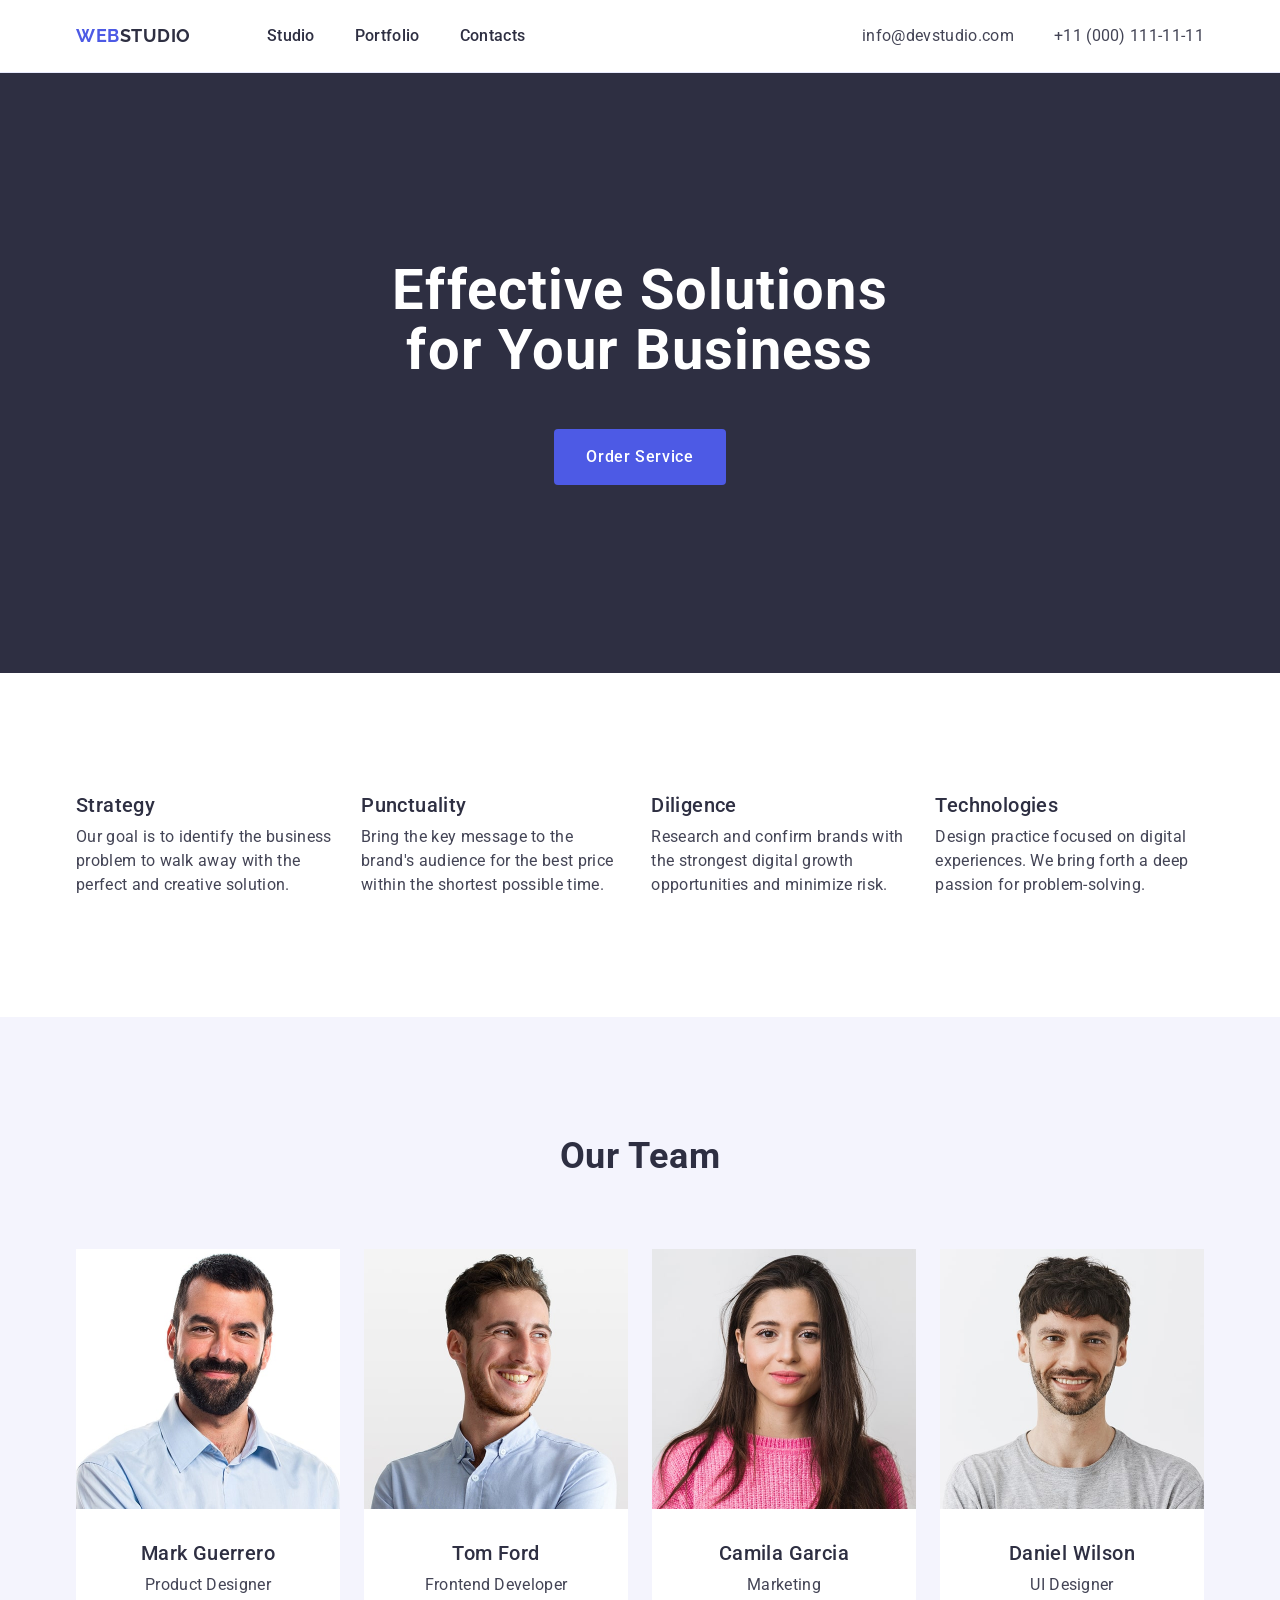
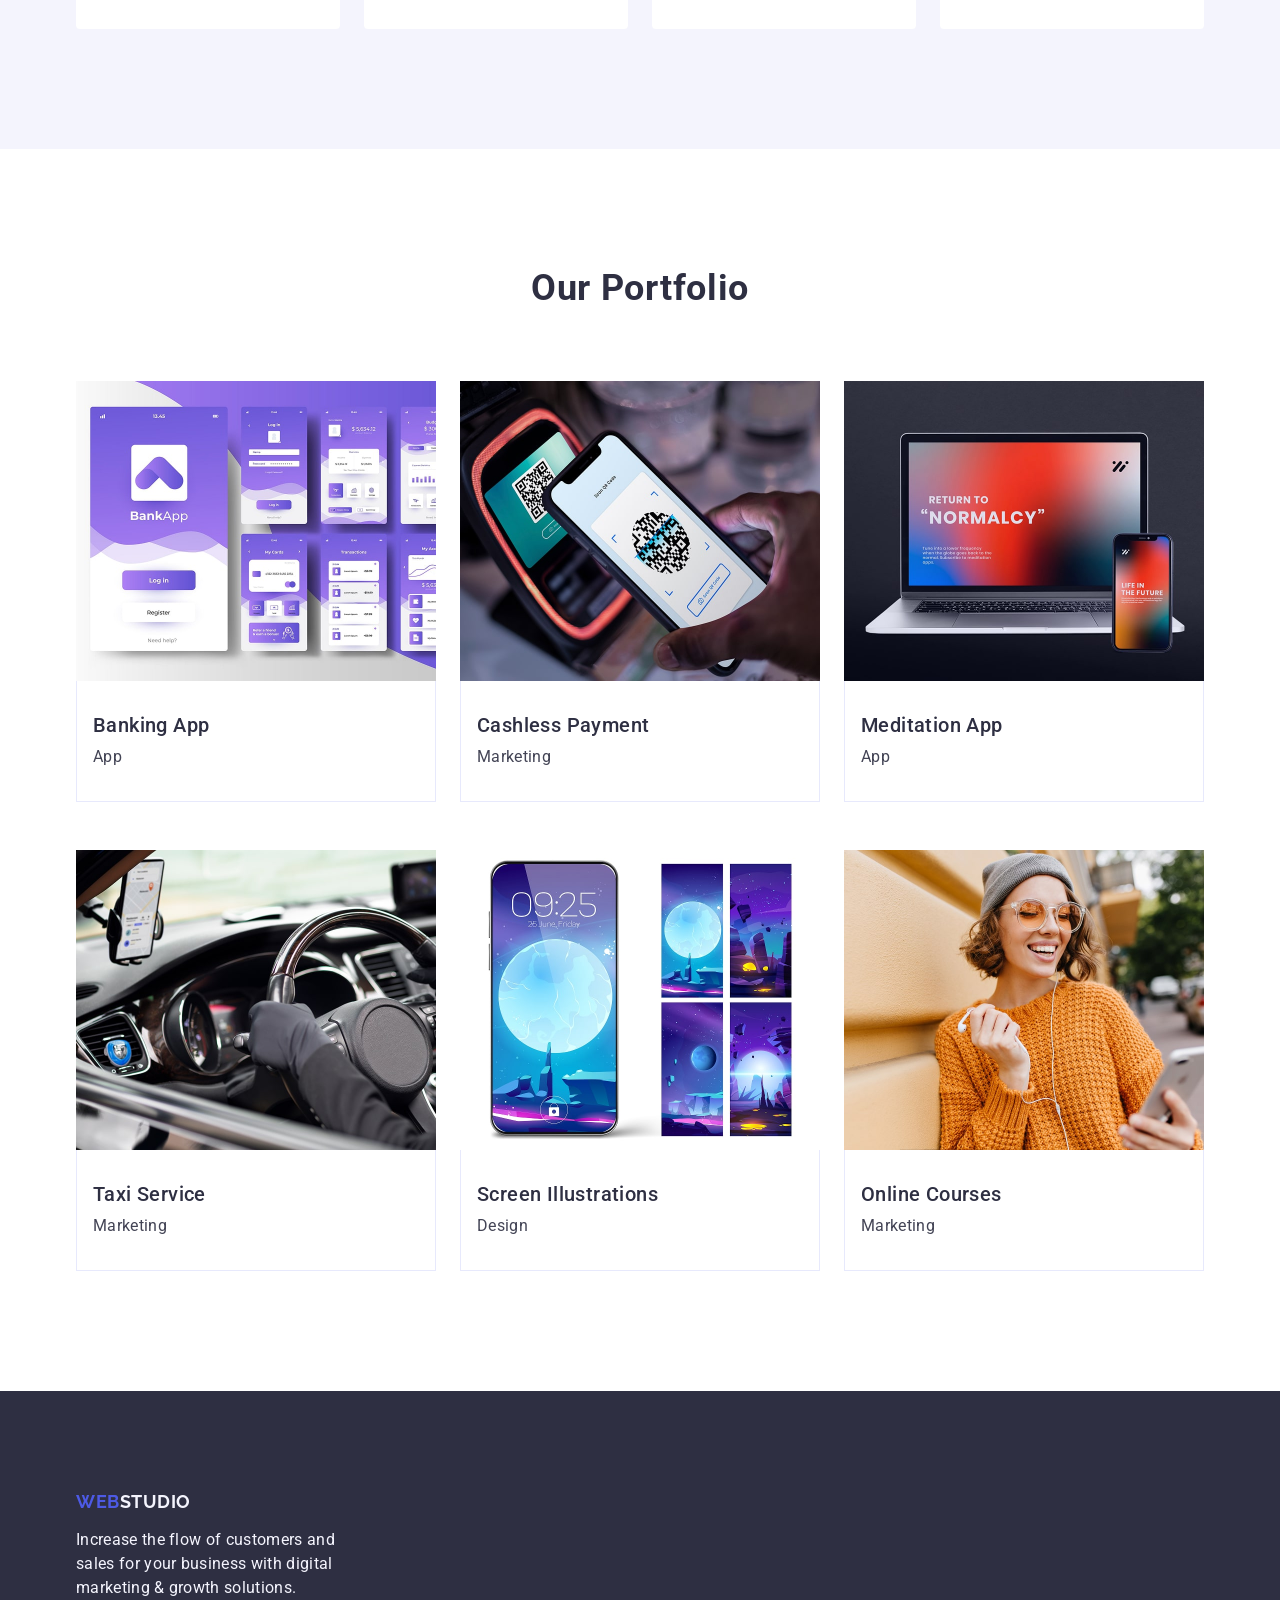
<file: index.html>
<!DOCTYPE html>
<html lang="en">
<head>
    <meta charset="UTF-8">
    <meta name="viewport" content="width=device-width, initial-scale=1.0">
    <title>Document</title>
    <link rel="stylesheet" href="https://cdnjs.cloudflare.com/ajax/libs/modern-normalize/3.0.1/modern-normalize.min.css" integrity="sha512-q6WgHqiHlKyOqslT/lgBgodhd03Wp4BEqKeW6nNtlOY4quzyG3VoQKFrieaCeSnuVseNKRGpGeDU3qPmabCANg==" crossorigin="anonymous" referrerpolicy="no-referrer" />
    <link rel="preconnect" href="https://fonts.googleapis.com">
    <link rel="preconnect" href="https://fonts.gstatic.com" crossorigin>
    <link href="https://fonts.googleapis.com/css2?family=Raleway:wght@700&family=Roboto:wght@100..900&display=swap" rel="stylesheet">
    <link rel="stylesheet" href="./css/styles.css">
</head>
<body>
   <header class="page-header">
    <div class="container header-container">
        <nav class="header-nav">
            <a class="logo header-logo" href="./index.html">Web<span class="logo-part">Studio</span></a>
            <ul class="nav-list">
                <li class="nav-item">
                    <a class="nav-link" href="./index.html">Studio</a>
                </li>
                <li class="nav-item">
                    <a class="nav-link" href="">Portfolio</a>
                </li>
                <li class="nav-item">
                    <a class="nav-link" href="">Contacts</a>
                </li>
            </ul>
        </nav>
    <address class="contacts">
    <ul class="contacts-list">
        <li class="contacts-item">
           <a class="contacts-link" href="mailto:info@devstudio.com"> info@devstudio.com</a>
        </li>
        <li class="contacts-item">
            <a class="contacts-link" href="tel:+110001111111">+11 (000) 111-11-11</a>
        </li>
    </ul>
</address>
</div>
   </header> 
   <main>

    <section class="hero-banner" id="hero-banner">
    <div class="container">
            <h1 class="hero-title">Effective Solutions for Your Business</h1>
            <button class="hero-button" type="button">Order Service</button>
            </div>
    </section>
<section class="benefits" id="benefits">
    <div class="container">
        <h2 class="visually-hidden">none</h2> 
            <ul class="benefits-list">
                <li class="benefits-list-item">
                <h3 class="benefits-title">Strategy</h3>
                    <p class="benefits-list-item-text">Our goal is to identify the business problem to walk away with the perfect and creative solution.</p>
                </li>
                <li class="benefits-list-item">
                <h3 class="benefits-title">Punctuality</h3>
                    <p class="benefits-list-item-text">Bring the key message to the brand's audience for the best price within the shortest possible time.</p>
                </li>
                <li class="benefits-list-item">
                    <h3 class="benefits-title">Diligence</h3>
                <p class="benefits-list-item-text">Research and confirm brands with the strongest digital growth opportunities and minimize risk.</p>
                </li>
                <li class="benefits-list-item">
                    <h3 class="benefits-title">Technologies</h3>
                    <p class="benefits-list-item-text">Design practice focused on digital experiences. We bring forth a deep passion for problem-solving.</p>
                </li>
                    </ul>
                </div>
    </section>
    <section class="team" id="ourteam">
        <div class="container">
            <h2 class="team-title">Our Team</h2>
            <ul class="team-list">
                <li class="team-list-item">
                    <img src="./images/markguerrero.jpg" alt="Marck Guerrero"  width="264" height="260">
                    <div class="team-content">
                        <h3 class="team-name-title">Mark Guerrero</h3>
                    <p class="team-text">Product Designer</p>
                </div>
                </li>
                <li class="team-list-item">
            
                    <img src="./images/tomford.jpg" alt="Tom Ford" width="264" height="260">
                    <div class="team-content">
                        <h3 class="team-name-title">Tom Ford</h3>
                    
                    <p class="team-text">Frontend Developer</p>
                    </div>
                </li>
                <li class="team-list-item">
                    <img src="./images/camilagarcia.jpg" alt="Camila Garcia" width="264" height="260">
                    <div class="team-content">
                        <h3 class="team-name-title">Camila Garcia</h3>
                        <p class="team-text">Marketing</p>
                    </div>
                </li>
                <li class="team-list-item">
                    <img src="./images/danielwilson.jpg" alt="Daniel Wilson" width="264" height="260">
                    <div class="team-content"><h3 class="team-name-title">Daniel Wilson</h3>
                    <p class="team-text">UI Designer</p>
                    </div>
                </li>
            </ul>
            </div>
    </section>    
    <section class="ourportfolio" id="ourportfolio">
        <div class="container">
            <h2 class="ourportfolio-title">Our Portfolio</h2>
            <ul class="ourportfolio-list">
                <li  class="ourportfolio-list-item">
                    <img src="./images/bankapp.jpg" alt="Banking App" width="360" height="300">
                    <div class="ourportfolio-content">
                        <h3 class="ourportfolio-list-item-title">Banking App</h3>
                        <p  class="ourportfolio-list-item-text">App</p>
                    </div>
                </li>
                <li class="ourportfolio-list-item">
                    <img src="./images/terminal.jpg" alt="Terminal" width="360" height="300">
                <div class="ourportfolio-content">
                    <h3 class="ourportfolio-list-item-title">Cashless Payment</h3>
                        <p class="ourportfolio-list-item-text">Marketing</p>
                </div>
                </li>
                <li class="ourportfolio-list-item">
                    <img src="./images/laptop.jpg" alt="Laptop" width="360" height="300">
                    <div class="ourportfolio-content">
                        <h3 class="ourportfolio-list-item-title">Meditation App</h3>
                        <p class="ourportfolio-list-item-text">App</p>
                    </div>
                </li>
                <li class="ourportfolio-list-item">
                    <img src="./images/gps.jpg" alt="gps" width="360" height="300">
                    <div class="ourportfolio-content">
                        <h3 class="ourportfolio-list-item-title">Taxi Service</h3>
                        <p class="ourportfolio-list-item-text">Marketing</p>
                    </div>
                </li>
                <li class="ourportfolio-list-item">
                    <img src="./images/mobile.jpg" alt="Mobile" width="360" height="300">
                    <div class="ourportfolio-content">
                        <h3 class="ourportfolio-list-item-title">Screen Illustrations</h3>
                        <p class="ourportfolio-list-item-text">Design</p>
                    </div>
                </li>
                <li class="ourportfolio-list-item">
                    <img src="./images/yellow.jpg" alt="Girl in yellow" width="360" height="300">
                    <div class="ourportfolio-content">
                        <h3 class="ourportfolio-list-item-title">Online Courses</h3>
                        <p class="ourportfolio-list-item-text">Marketing</p>
                    </div>
                </li>
            </ul>
            </div>
    </section>
   </main>
   <footer class="page-footer">
<div class="container">
    <a class="logo footer-logo" href="./index.html">Web<span class="logo-part">Studio</span></a>
    <p class="footer-text">Increase the flow of customers and sales for your business with digital marketing & growth solutions.</p>
</div>
   </footer>
</body>
</html>
</file>
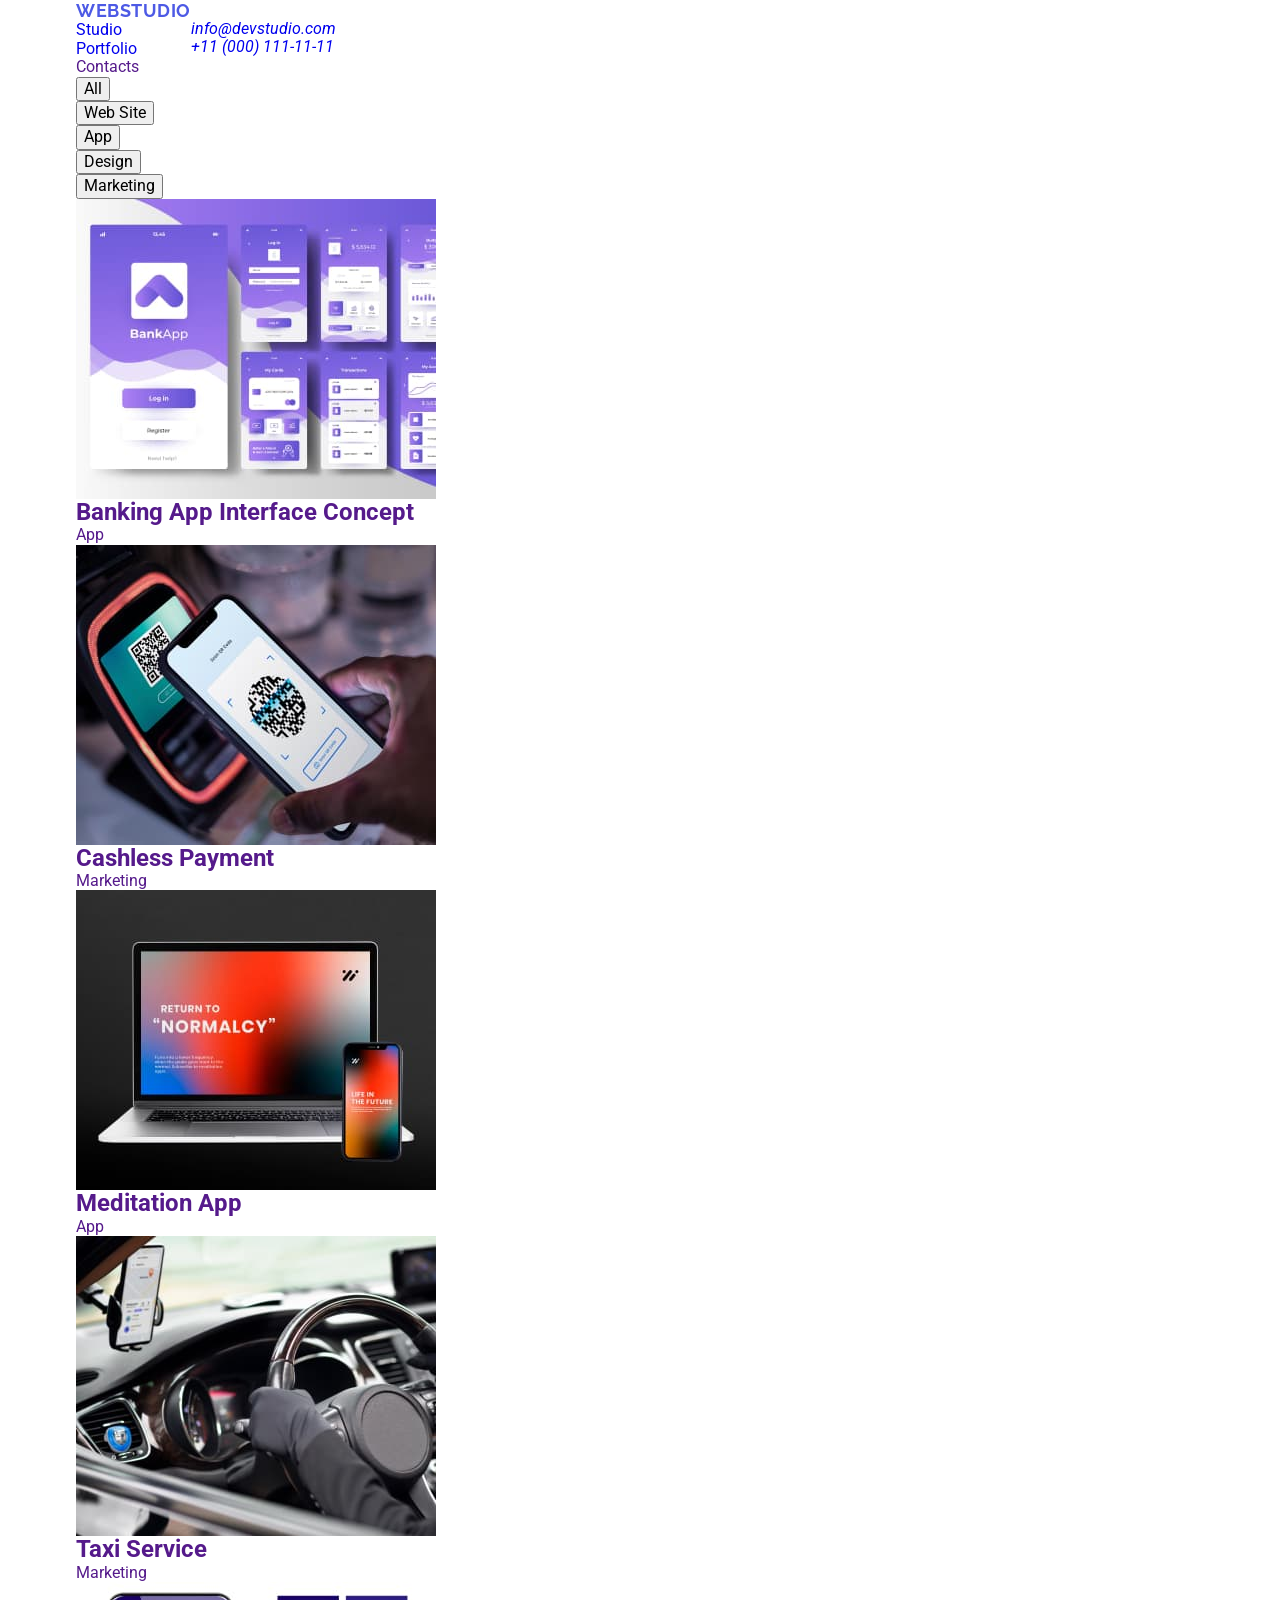
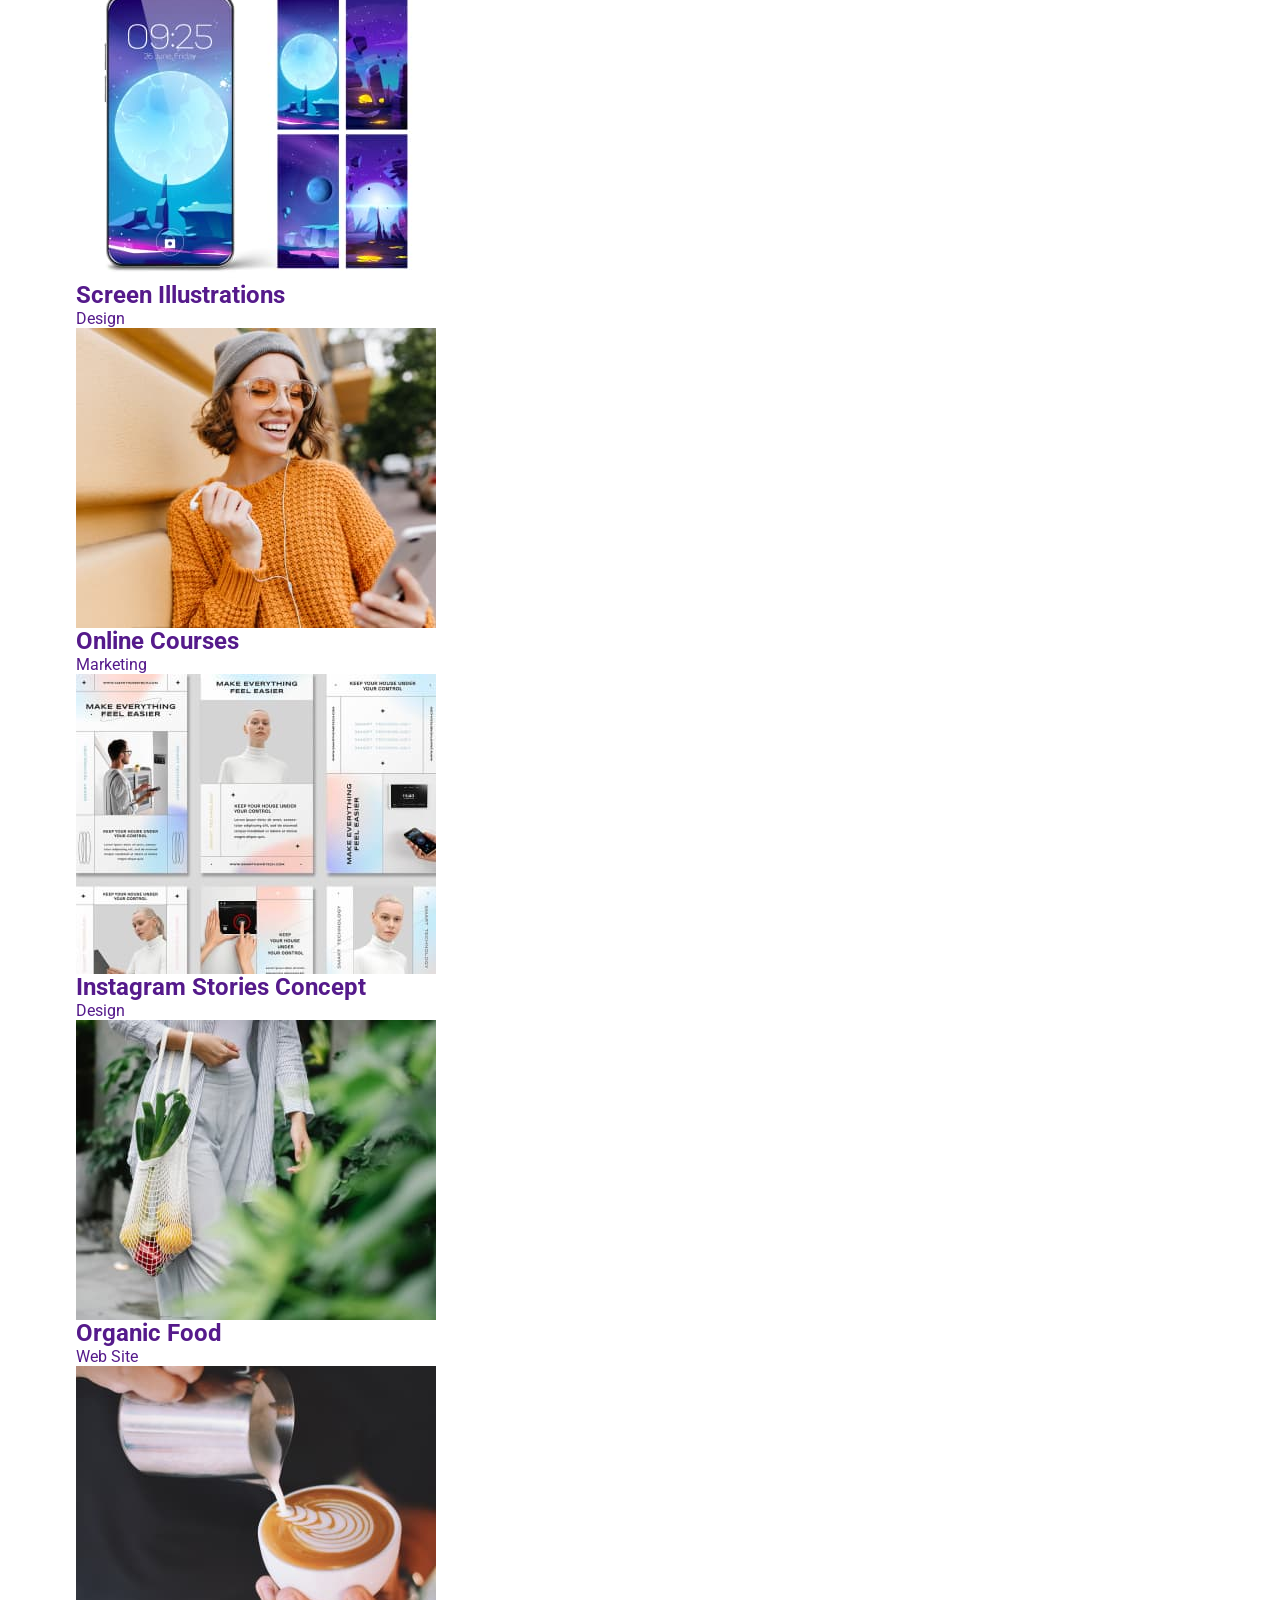
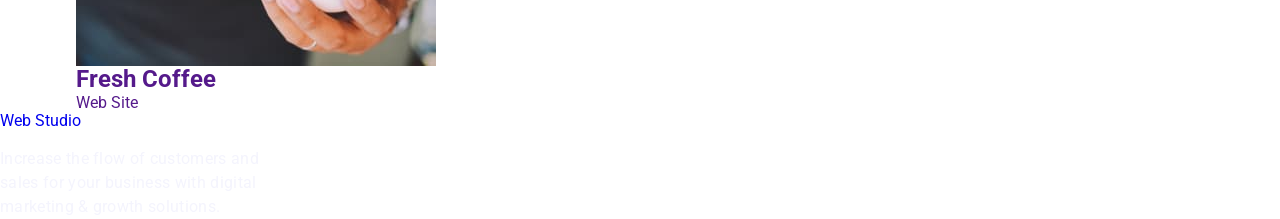
<file: portfolio.html>
<!DOCTYPE html>
<html lang="en">
  <head>
    <meta charset="UTF-8" />
    <meta name="viewport" content="width=, initial-scale=1.0" />
    <title>Portfolio</title>
    <link rel="preconnect" href="https://fonts.googleapis.com">
<link rel="preconnect" href="https://fonts.gstatic.com" crossorigin>
<link rel="preconnect" href="https://fonts.googleapis.com">
<link rel="preconnect" href="https://fonts.gstatic.com" crossorigin>
<link href="https://fonts.googleapis.com/css2?family=Raleway:wght@800&family=Roboto:wght@400;500;700;900&display=swap" rel="stylesheet">
<link rel="stylesheet" href="https://cdnjs.cloudflare.com/ajax/libs/modern-normalize/2.0.0/modern-normalize.min.css">
<link rel="stylesheet" href="./css/styles.css" />  

  </head>
  <body>

    <!---header section-->
    <header class="header">
      <div class="container header-container">
      <nav class="nav">
        <a class="logo link" href="./index.html">Web<span class="logo-span">Studio  </span> </a>

        <ul class="naw-list list"> 
        <li class="naw-element"> 
          <a class="naw-item link" href="./index.html">Studio</a>
         </li>
          <li class="naw-element">
            <a class="naw-item link" href="./portfolio.html">Portfolio</a>
          </li>
          <li class="naw-element">
           <a  class="naw-item link" href="">Contacts</a>
          </li>
        </ul>
      </nav>

      <address class="adress">
        <ul class="adress-list list">
          <li class="adress-element"><a class="adress-item link"  href="mailto:info@devstudio.com">info@devstudio.com</a></li>
          <li class="adress-element"><a class="adress-item link" href="tel:+110001111111">+11 (000) 111-11-11</a></li>
        </ul>
      </address>
    </div>
    </header>
    <main class="main">
    
    <section class="filter">
      <div class="container">
      <h1 class="visually-hidden">portfolio</h1>
        <ul class="filter-list list">

           <li  class="filter-item">
            <button class="filter-button" type="button"> All </button>
           </li>

           <li class="filter-item">
            <button class="filter-button" type="button">Web Site</button>
           </li>

           <li  class="filter-item">
            <button class="filter-button" type="button">App</button> 
          </li>

           <li  class="filter-item">
            <button class="filter-button" type="button">Design</button>
           </li>

           <li  class="filter-item">
            <button  class="filter-button" type="button">Marketing</button>
           </li>

        </ul>

    <ul class="galery-list list">
      <li class="galery-item">
        <a class="galery-link link" href="">
          <img 
          class="galery-image"
          src="./images/meny.jpg"
          width="360"
          alt="Banking App Interface Concept"/> 
          <div class="container-galery">
        <h2 class="galery-title">Banking App Interface Concept</h2>
         <p class="galery-text">App</p>
        </div>
        </a>
      </li>
   
      <li class="galery-item">
       <a class="galery-link link" href="">
        <img 
        class="galery-image"
        src="./images/tel.jpg"
        width="360"
        alt="Cashless Payment"/> 
        <div class="container-galery">
        <h2 class="galery-title">Cashless Payment</h2>
         <p class="galery-text"> Marketing</p>
        </div>
        </a>
      </li>
   
      <li class="galery-item">
        <a class="galery-link link" href="">
          <img class="galery-image"
          src="./images/notered.jpg"
          width="360"
          alt="Meditation App"/>
          <div class="container-galery">
        <h2 class="galery-title">Meditation App</h2>
         <p class="galery-text">App</p>
         </div>
        </a>
      </li>
  
      <li class="galery-item">
        <a class="galery-link link" href=""><img class="galery-image"
          src="./images/car.jpg"
          width="360"
          alt="Taxi Service"/>
          <div class="container-galery">
        <h2 class="galery-title">Taxi Service</h2>
         <p class="galery-text">Marketing</p>
         </div>
        </a>
      </li>
    
      <li class="galery-item">
        <a class="galery-link link" href=""><img class="galery-image"
          src="./images/moon.jpg"
          width="360"
          alt="Screen Illustrations"/>
          <div class="container-galery">
        <h2 class="galery-title">Screen Illustrations</h2>
         <p class="galery-text">Design</p>
         </div>
        </a>
      </li>

      <li class="galery-item">
       <a class="galery-link link" href=""><img class="galery-image"
        src="./images/girl.jpg"
        width="360"
        alt="Online Courses"/> 
        <div class="container-galery">
        <h2 class="galery-title">Online Courses</h2>
         <p class="galery-text">Marketing</p>
         </div>
        </a>
        </li>

        <li class="galery-item">
          <a class="galery-link link" href=""><img class="galery-image"  
            src="./images/card.jpg"
            width="360"
            alt=" Instagram Stories Concept"/>
            <div class="container-galery">
          <h2 class="galery-title"> Instagram Stories Concept</h2>
           <p class="galery-text">Design</p>
           </div>
          </a>
        </li>
     
      <li class="galery-item">
        <a class="galery-link link" href=""><img class="galery-image"  
          src="./images/fruit.jpg"
          width="360"
          alt="Organic Food"/>
          <div class="container-galery">
        <h2 class="galery-title">Organic Food</h2>
         <p class="galery-text">Web Site</p>
         </div>
        </a>
      </li>
   
      <li class="galery-item">
        <a class="galery-link link" href=""><img class="galery-image" 
          src="./images/cofee.jpg"
          width="360"
          alt="Fresh Coffee"/>
          <div class="container-galery">
        <h2 class="galery-title">Fresh Coffee</h2>
         <p class="galery-text">Web Site</p>
         </div>
        </a>
      </li>
    

    </ul>
  </div>
  </section>

    </main>
       <!--footer section-->
       <footer class="footer">
        <a class="footer-logo link" href="./index.html">Web <span class="logo-span">Studio  </span> </a>
        
        <p class="footer-text" >
          Increase the flow of customers and sales for your business with digital
          marketing & growth solutions.
        </p>
      </footer>
    </body>
  </html>
</file>
<file: css/styles.css>
body {
    font-family: "Roboto", sans-serif;
    color: #434455;
    background-color: #fff;
}

ul, ol {
    list-style-type: none;
}

a {
    text-decoration: none;
}
p, ul, ol, h1, h2, h3, h4, h5, h6 {
    margin: 0;
    padding: 0;
}
img {
  display: block;
}
.container {
    width: 1158px;
    padding: 0 15px;
    margin: 0 auto;
}
/* logo */
.logo {
font-family: "Raleway", sans-serif;
font-weight: 700;
font-size: 18px;
line-height: 1.17;
letter-spacing: 0.03em;
text-transform: uppercase;
color: #4d5ae5;
}
.header-logo {
   padding: 24px 0;
   margin-right: 76px; 
}
/* header */
.header-logo .logo-part {
    color: #2e2f42;
}
.page-header {
border-bottom: 1px solid #e7e9fc;
}
.header-container {
    display: flex;
    align-items: center;
}
.header-nav {
    display: flex;
    align-items: center;
}

/* nav */
.nav-link {
font-weight: 500;
font-size: 16px;
line-height: 1.5;
letter-spacing: 0.02em;
color: #2e2f42;
padding: 24px 0;
display: block;
}
.nav-list {
    display: flex;
    align-items: center;
    gap: 40px;
}

.contacts {
    font-style: normal;
    margin-left: auto;
}

.contacts-link {
font-size: 16px;
line-height: 1.5;
letter-spacing: 0.02em;
color: #434455;
padding: 24px 0;
display: block;
}

.contacts-link:hover,
.contacts-link:focus,
.nav-link:hover,
.nav-link:focus {
    color: #404bbf;
}
.contacts-list {
display: flex;
align-items: center;
gap: 40px;
}

/* hero */

.hero-banner {
background-color: #2e2f42;
padding: 188px 0;
}
.hero-title {
font-weight: 700;
font-size: 56px;
line-height: 1.07;
letter-spacing: 0.02em;
text-align: center;
color: #fff;
display: flex;
align-items: center;
margin: 0 auto;
max-width: 496px;
}
.hero-button {
background-color: #4D5AE5;
font-weight: 500;
font-size: 16px;
line-height: 1.5;
letter-spacing: 0.04em;
color: #fff;
cursor: pointer;
margin-top: 48px;
display: block;
align-items: center;
margin-left: auto;
margin-right: auto;
padding: 16px 32px;
min-width: 169px;
height: 56px;
border: none;
border-radius: 4px;

}
.hero-button:hover,
.hero-button:focus {
    background-color: #404BBF
}

/* benefits */
.visually-hidden {
  position: absolute;
  width: 1px;
  height: 1px;
  margin: -1px;
  border: 0;
  padding: 0;
  white-space: nowrap;
  clip-path: inset(100%);
  clip: rect(0, 0, 0, 0);
  overflow: hidden;
}

.benefits {
padding: 120px 0;
}

.benefits-list {
    display: flex;
    align-items: center;
    gap: 24px;

}

.benefits-list-item {
width: calc((100%-72px)/4);
}

.benefits-title {
font-weight: 500;
font-size: 20px;
line-height: 1.2;
letter-spacing: 0.02em;
color: #2e2f42;
margin-bottom: 8px;
}
.benefits-list-item-text {
font-weight: 400;
font-size: 16px;
line-height: 1.5;
letter-spacing: 0.02em;
color: #434455;
}

/* team */
.team {
background-color: #F4F4FD;
padding: 120px 0;
}
.team-title {
font-size: 36px;
line-height: 1.11;
letter-spacing: 0.02em;
text-align: center;
color: #2e2f42;
 text-transform: capitalize;
 margin-bottom: 72px;
}
.team-list {
display: flex;
align-items: center;
gap: 24px;
}
.team-list-item {
background-color: #FFFFFF;
width: calc((100%-72px)/4);
border-radius: 0 0 4px 4px;
}
.team-content {
    padding: 32px 0;
}
.team-name-title {
font-weight: 500;
font-size: 20px;
line-height: 1.2;
letter-spacing: 0.02em;
text-align: center;
color: #2e2f42;
margin-bottom: 8px
}
.team-text {
font-weight: 400;
font-size: 16px;
line-height: 1.5;
letter-spacing: 0.02em;
text-align: center;
color: #434455;
}

/* ourportfolio */

.ourportfolio {
padding: 120px 0;

}
.ourportfolio-title {
font-size: 36px;
line-height: 1.11111;
letter-spacing: 0.02em;
text-align: center;
color: #2e2f42;
line-height: 1.11;
text-transform: capitalize;
margin-bottom: 72px;
}
.ourportfolio-list{
display: flex;
align-items: center;
flex-wrap: wrap;
column-gap: 24px;
row-gap: 48px;


}
.ourportfolio-list-item {
 width: calc((100% - 48px)/3)


}
.ourportfolio-content {
    padding: 32px 16px;
    border: 1px solid #e7e9fc;
    border-top: none; 
}
.ourportfolio-list-item-title {
font-weight: 500;
font-size: 20px;
line-height: 1.2;
letter-spacing: 0.02em;
color: #2e2f42;
margin-bottom: 8px


}
.ourportfolio-list-item-text {
font-weight: 400;
font-size: 16px;
line-height: 1.5;
letter-spacing: 0.02em;
color: #434455;
}

/* footer */
.page-footer {
 background-color: #2e2f42;
 padding: 100px 0;
}
.footer-logo {
display: inline-block;
margin-bottom: 16px; 
}
.footer-logo .logo-part {
color: #f4f4fd;
}
.footer-text {
line-height: 1.5;
letter-spacing: 0.02em;
color: #f4f4fd;
width: 264px;
}
</file>
